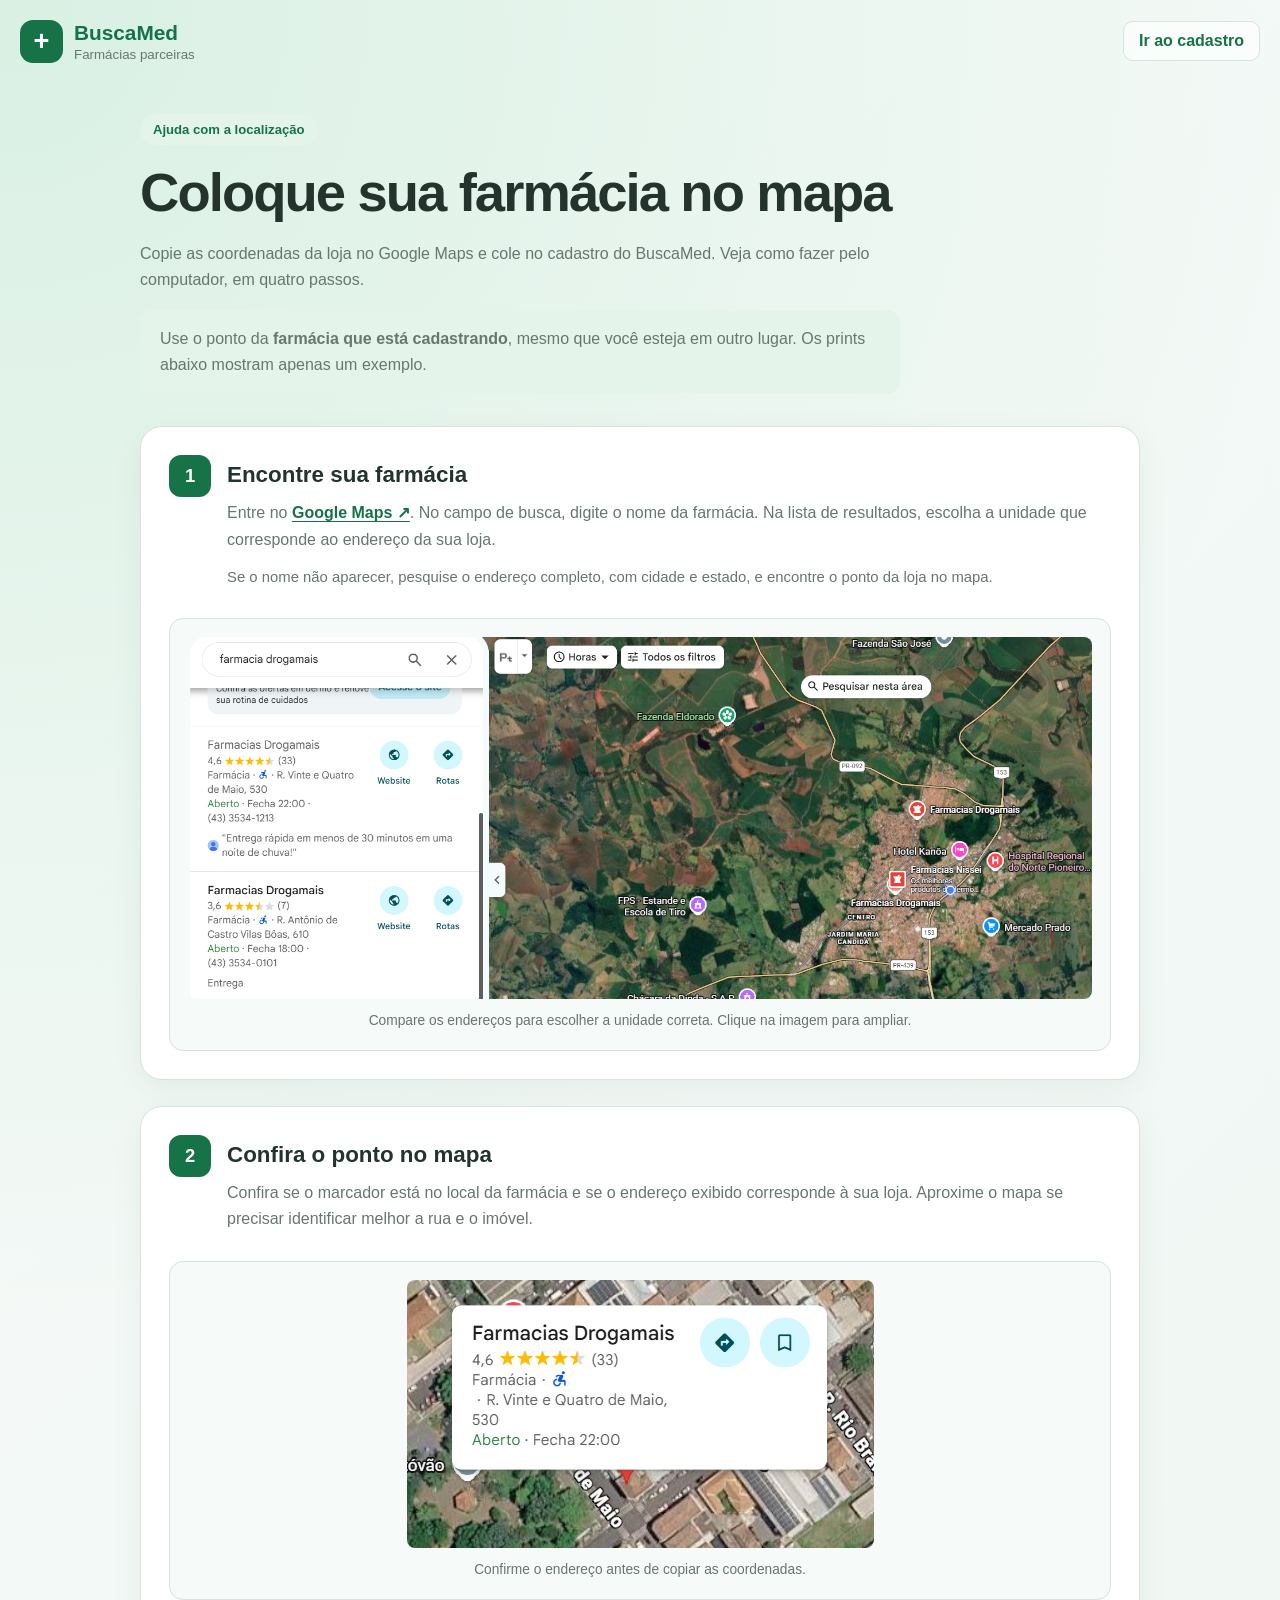
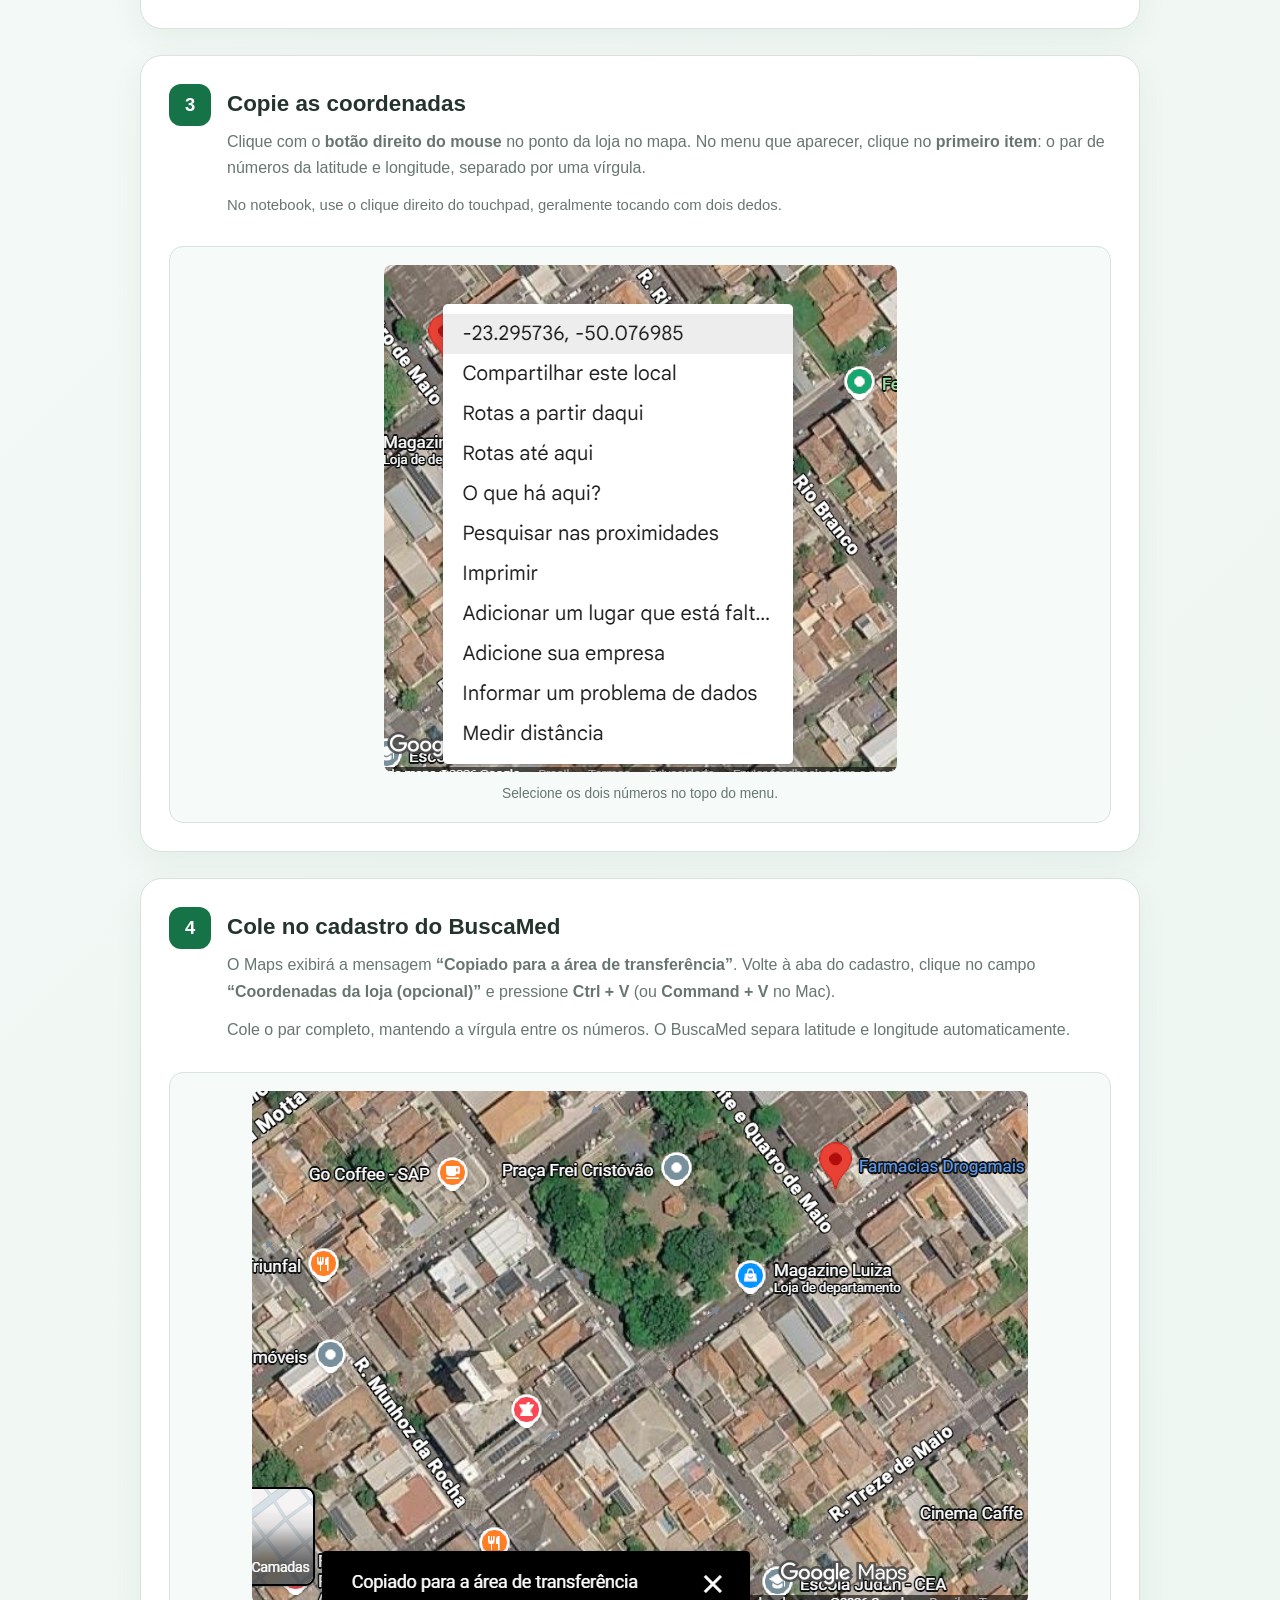
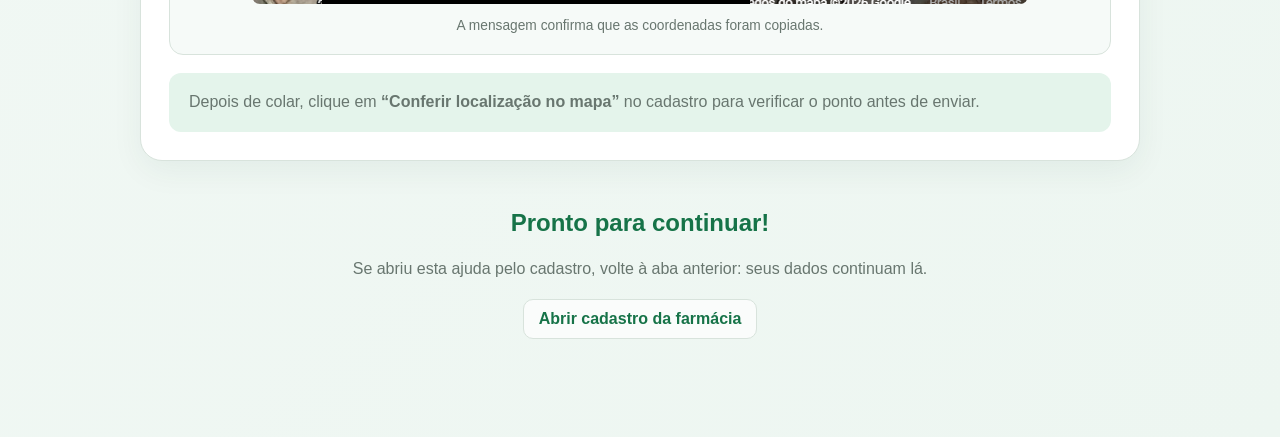
<file: farmacia/localizacao-manual.html>
<!DOCTYPE html>
<html lang="pt-BR">
<head>
    <meta charset="UTF-8">
    <meta name="viewport" content="width=device-width, initial-scale=1.0">
    <title>Como inserir a localização da farmácia | BuscaMed</title>
    <link rel="stylesheet" href="cadastro.css">
    <link rel="stylesheet" href="localizacao-manual.css">
</head>
<body>
    <header class="topo">
        <a href="../index.html" class="marca"><span class="marca-icone">+</span><span class="marca-texto"><strong>BuscaMed</strong><small>Farmácias parceiras</small></span></a>
        <a href="cadastro.html" class="link-login">Ir ao cadastro</a>
    </header>
    <main class="tutorial">
        <section class="introducao">
            <span class="etiqueta">Ajuda com a localização</span>
            <h1>Coloque sua farmácia no mapa</h1>
            <p>Copie as coordenadas da loja no Google Maps e cole no cadastro do BuscaMed. Veja como fazer pelo computador, em quatro passos.</p>
            <p class="aviso">Use o ponto da <strong>farmácia que está cadastrando</strong>, mesmo que você esteja em outro lugar. Os prints abaixo mostram apenas um exemplo.</p>
        </section>
        <ol class="etapas">
            <li>
                <article class="etapa">
                    <div class="texto-etapa"><span class="numero">1</span><div><h2>Encontre sua farmácia</h2><p>Entre no <a href="https://www.google.com/maps/" target="_blank" rel="noopener noreferrer">Google Maps ↗</a>. No campo de busca, digite o nome da farmácia. Na lista de resultados, escolha a unidade que corresponde ao endereço da sua loja.</p><p class="dica">Se o nome não aparecer, pesquise o endereço completo, com cidade e estado, e encontre o ponto da loja no mapa.</p></div></div>
                    <figure><a href="imagens/localizacao-passo-1.png" target="_blank" rel="noopener noreferrer" aria-label="Ampliar imagem do passo 1"><img src="imagens/localizacao-passo-1.png" width="1575" height="632" alt="Busca por farmácia no Google Maps com uma lista de unidades e seus endereços."></a><figcaption>Compare os endereços para escolher a unidade correta. Clique na imagem para ampliar.</figcaption></figure>
                </article>
            </li>
            <li>
                <article class="etapa">
                    <div class="texto-etapa"><span class="numero">2</span><div><h2>Confira o ponto no mapa</h2><p>Confira se o marcador está no local da farmácia e se o endereço exibido corresponde à sua loja. Aproxime o mapa se precisar identificar melhor a rua e o imóvel.</p></div></div>
                    <figure><a href="imagens/localizacao-passo-2.png" target="_blank" rel="noopener noreferrer" aria-label="Ampliar imagem do passo 2"><img src="imagens/localizacao-passo-2.png" width="467" height="268" loading="lazy" alt="Marcador da farmácia com um cartão mostrando nome e endereço."></a><figcaption>Confirme o endereço antes de copiar as coordenadas.</figcaption></figure>
                </article>
            </li>
            <li>
                <article class="etapa">
                    <div class="texto-etapa"><span class="numero">3</span><div><h2>Copie as coordenadas</h2><p>Clique com o <strong>botão direito do mouse</strong> no ponto da loja no mapa. No menu que aparecer, clique no <strong>primeiro item</strong>: o par de números da latitude e longitude, separado por uma vírgula.</p><p class="dica">No notebook, use o clique direito do touchpad, geralmente tocando com dois dedos.</p></div></div>
                    <figure><a href="imagens/localizacao-passo-3.png" target="_blank" rel="noopener noreferrer" aria-label="Ampliar imagem do passo 3"><img src="imagens/localizacao-passo-3.png" width="513" height="507" loading="lazy" alt="Menu do Google Maps com as coordenadas -23.295736, -50.076985 no primeiro item."></a><figcaption>Selecione os dois números no topo do menu.</figcaption></figure>
                </article>
            </li>
            <li>
                <article class="etapa">
                    <div class="texto-etapa"><span class="numero">4</span><div><h2>Cole no cadastro do BuscaMed</h2><p>O Maps exibirá a mensagem <strong>“Copiado para a área de transferência”</strong>. Volte à aba do cadastro, clique no campo <strong>“Coordenadas da loja (opcional)”</strong> e pressione <strong>Ctrl + V</strong> (ou <strong>Command + V</strong> no Mac).</p><p>Cole o par completo, mantendo a vírgula entre os números. O BuscaMed separa latitude e longitude automaticamente.</p></div></div>
                    <figure><a href="imagens/localizacao-passo-4.png" target="_blank" rel="noopener noreferrer" aria-label="Ampliar imagem do passo 4"><img src="imagens/localizacao-passo-4.png" width="776" height="545" loading="lazy" alt="Mapa da farmácia com a mensagem Copiado para a área de transferência."></a><figcaption>A mensagem confirma que as coordenadas foram copiadas.</figcaption></figure>
                    <p class="conferencia">Depois de colar, clique em <strong>“Conferir localização no mapa”</strong> no cadastro para verificar o ponto antes de enviar.</p>
                </article>
            </li>
        </ol>
        <footer class="fim-tutorial"><h2>Pronto para continuar!</h2><p>Se abriu esta ajuda pelo cadastro, volte à aba anterior: seus dados continuam lá.</p><a class="link-login" href="cadastro.html">Abrir cadastro da farmácia</a></footer>
    </main>
</body>
</html>
</file>
<file: farmacia/cadastro.css>
* {
    box-sizing: border-box;
}

:root {
    --verde-principal: #167348;
    --verde-escuro: #0e5635;
    --verde-claro: #e4f4eb;
    --texto: #24342d;
    --texto-suave: #68766f;
    --branco: #ffffff;
    --borda: #d8e3dc;
    --erro: #b42318;
    --erro-fundo: #fee4e2;
    --sucesso: #11613b;
    --sucesso-fundo: #dff4e8;
    --sombra: 0 24px 65px rgba(22, 72, 47, 0.14);
}

body {
    min-height: 100vh;
    margin: 0;
    color: var(--texto);
    background:
        radial-gradient(
            circle at top left,
            #d9f0e3,
            transparent 34%
        ),
        linear-gradient(
            135deg,
            #f6faf8,
            #edf6f1
        );
    font-family: Arial, Helvetica, sans-serif;
}

button,
input,
select {
    font: inherit;
}

.topo {
    width: min(1240px, calc(100% - 40px));
    min-height: 82px;
    margin: 0 auto;
    display: flex;
    align-items: center;
    justify-content: space-between;
    gap: 20px;
}

.marca {
    display: inline-flex;
    align-items: center;
    gap: 11px;
    color: inherit;
    text-decoration: none;
}

.marca-icone {
    width: 43px;
    height: 43px;
    display: grid;
    place-items: center;
    color: white;
    background: var(--verde-principal);
    border-radius: 13px;
    font-size: 1.7rem;
    font-weight: 900;
}

.marca-texto strong,
.marca-texto small {
    display: block;
}

.marca-texto strong {
    color: var(--verde-principal);
    font-size: 1.3rem;
}

.marca-texto small {
    margin-top: 2px;
    color: var(--texto-suave);
}

.link-login {
    padding: 10px 15px;
    color: var(--verde-principal);
    background: rgba(255, 255, 255, 0.7);
    border: 1px solid var(--borda);
    border-radius: 10px;
    text-decoration: none;
    font-weight: 700;
}

.pagina-cadastro {
    width: min(1240px, calc(100% - 40px));
    margin: 20px auto 70px;
    display: grid;
    grid-template-columns:
        minmax(0, 0.85fr)
        minmax(520px, 1.15fr);
    align-items: start;
    gap: 55px;
}

.apresentacao {
    position: sticky;
    top: 30px;
    padding: 55px 8px 30px;
}

.etiqueta {
    display: inline-block;
    padding: 8px 13px;
    color: var(--verde-principal);
    background: var(--verde-claro);
    border-radius: 999px;
    font-size: 0.82rem;
    font-weight: 800;
}

.apresentacao h1 {
    max-width: 570px;
    margin: 20px 0 18px;
    font-size: clamp(2.25rem, 5vw, 4.15rem);
    line-height: 1.04;
    letter-spacing: -0.045em;
}

.apresentacao > p {
    max-width: 580px;
    margin: 0;
    color: var(--texto-suave);
    font-size: 1.05rem;
    line-height: 1.7;
}

.passos {
    display: grid;
    gap: 17px;
    margin-top: 38px;
}

.passo {
    display: flex;
    align-items: flex-start;
    gap: 14px;
}

.passo > span {
    width: 38px;
    height: 38px;
    flex: 0 0 38px;
    display: grid;
    place-items: center;
    color: white;
    background: var(--verde-principal);
    border-radius: 11px;
    font-weight: 800;
}

.passo strong {
    display: block;
    margin: 1px 0 5px;
}

.passo p {
    margin: 0;
    color: var(--texto-suave);
    line-height: 1.5;
}

.cartao-cadastro {
    padding: 37px;
    background: rgba(255, 255, 255, 0.96);
    border: 1px solid rgba(22, 115, 72, 0.12);
    border-radius: 24px;
    box-shadow: var(--sombra);
}

.cabecalho-formulario {
    margin-bottom: 29px;
}

.subtitulo {
    margin: 0 0 7px;
    color: var(--verde-principal);
    font-size: 0.78rem;
    font-weight: 800;
    letter-spacing: 0.09em;
    text-transform: uppercase;
}

.cabecalho-formulario h2 {
    margin: 0;
    font-size: 1.8rem;
}

.cabecalho-formulario > p:last-child {
    margin: 9px 0 0;
    color: var(--texto-suave);
}

.cabecalho-formulario span,
.campo label span {
    color: var(--erro);
}

fieldset {
    min-width: 0;
    margin: 0 0 29px;
    padding: 0;
    border: 0;
}

legend {
    width: 100%;
    margin-bottom: 18px;
    padding-bottom: 10px;
    border-bottom: 1px solid var(--borda);
    font-weight: 800;
}

.grade-campos {
    display: grid;
    grid-template-columns: repeat(2, minmax(0, 1fr));
    gap: 18px;
}

.campo-largo {
    grid-column: 1 / -1;
}

.campo label {
    display: block;
    margin-bottom: 8px;
    font-size: 0.91rem;
    font-weight: 700;
}

.campo input,
.campo select {
    width: 100%;
    min-height: 50px;
    padding: 0 14px;
    color: var(--texto);
    background: white;
    border: 1px solid #cbd8d0;
    border-radius: 11px;
    outline: none;
}

.campo input:focus,
.campo select:focus {
    border-color: var(--verde-principal);
    box-shadow: 0 0 0 4px rgba(22, 115, 72, 0.12);
}

.campo input.invalido,
.campo select.invalido {
    border-color: var(--erro);
}

.campo-senha {
    position: relative;
}

.campo-senha input {
    padding-right: 85px;
}

.botao-senha {
    position: absolute;
    top: 50%;
    right: 10px;
    padding: 7px;
    color: var(--verde-principal);
    background: transparent;
    border: 0;
    cursor: pointer;
    transform: translateY(-50%);
    font-size: 0.8rem;
    font-weight: 800;
}

.erro-campo {
    display: block;
    min-height: 17px;
    margin-top: 6px;
    color: var(--erro);
    font-size: 0.78rem;
}

.termos {
    display: flex;
    align-items: flex-start;
    gap: 10px;
    color: var(--texto-suave);
    cursor: pointer;
    font-size: 0.9rem;
    line-height: 1.5;
}

.termos input {
    width: 18px;
    height: 18px;
    margin-top: 2px;
    accent-color: var(--verde-principal);
}

.mensagem-formulario {
    display: none;
    margin-top: 18px;
    padding: 14px 15px;
    border-radius: 11px;
    line-height: 1.5;
    font-weight: 700;
}

.mensagem-formulario.erro {
    display: block;
    color: var(--erro);
    background: var(--erro-fundo);
}

.mensagem-formulario.sucesso {
    display: block;
    color: var(--sucesso);
    background: var(--sucesso-fundo);
}

#botao-cadastrar {
    width: 100%;
    min-height: 53px;
    margin-top: 18px;
    color: white;
    background: var(--verde-principal);
    border: 0;
    border-radius: 12px;
    cursor: pointer;
    font-weight: 800;
}

#botao-cadastrar:hover {
    background: var(--verde-escuro);
}

#botao-cadastrar:disabled {
    cursor: not-allowed;
    opacity: 0.7;
}

.rodape-formulario {
    margin: 22px 0 0;
    color: var(--texto-suave);
    text-align: center;
    font-size: 0.9rem;
}

.rodape-formulario a {
    color: var(--verde-principal);
    font-weight: 800;
}

@media (max-width: 980px) {
    .pagina-cadastro {
        grid-template-columns: 1fr;
        gap: 25px;
    }

    .apresentacao {
        position: static;
        padding: 25px 0 10px;
    }

    .passos {
        grid-template-columns: repeat(3, 1fr);
    }
}

@media (max-width: 700px) {
    .pagina-cadastro,
    .topo {
        width: calc(100% - 28px);
    }

    .marca-texto small {
        display: none;
    }

    .passos {
        grid-template-columns: 1fr;
    }

    .cartao-cadastro {
        padding: 27px 20px;
    }

    .grade-campos {
        grid-template-columns: 1fr;
    }

    .campo-largo {
        grid-column: auto;
    }

    .apresentacao h1 {
        font-size: 2.35rem;
    }
}
</file>
<file: farmacia/localizacao-manual.css>
.tutorial { width: min(1000px, calc(100% - 40px)); margin: 32px auto 70px; }
.introducao { max-width: 760px; margin-bottom: 32px; }
.introducao h1 { margin: 18px 0; font-size: clamp(2rem, 5vw, 3.4rem); line-height: 1.1; letter-spacing: -.035em; }
.tutorial p { line-height: 1.65; color: var(--texto-suave); }
.tutorial a { color: var(--verde-principal); font-weight: 700; text-underline-offset: 3px; }
.aviso, .conferencia { padding: 16px 20px; background: var(--verde-claro); border-radius: 12px; }
.etapas { list-style: none; padding: 0; margin: 0; display: grid; gap: 26px; }
.etapa { padding: 28px; background: var(--branco); border: 1px solid var(--borda); border-radius: 22px; box-shadow: 0 10px 32px rgba(22, 72, 47, .06); }
.texto-etapa { display: flex; align-items: flex-start; gap: 16px; }
.numero { flex: 0 0 42px; height: 42px; display: grid; place-items: center; background: var(--verde-principal); color: white; border-radius: 12px; font-weight: 800; font-size: 1.15rem; }
.etapa h2 { margin: 7px 0 12px; font-size: 1.4rem; }
.etapa p { margin: 0 0 12px; }
.etapa .dica { font-size: .93rem; }
figure { margin: 16px 0 0; padding: 18px; background: #f6faf8; border: 1px solid var(--borda); border-radius: 14px; text-align: center; }
figure img { display: block; max-width: 100%; width: auto; height: auto; margin: auto; border-radius: 8px; }
figcaption { margin-top: 12px; color: var(--texto-suave); font-size: .86rem; line-height: 1.5; }
.etapa .conferencia { margin: 18px 0 0; }
.fim-tutorial { text-align: center; padding: 28px 12px; }
.fim-tutorial h2 { color: var(--verde-principal); }
.fim-tutorial .link-login { display: inline-block; }
a:focus-visible { outline: 3px solid var(--verde-principal); outline-offset: 4px; }
@media (max-width: 600px) {
    .tutorial { width: calc(100% - 28px); margin-top: 24px; }
    .etapa { padding: 20px 16px; }
    .texto-etapa { gap: 12px; }
    .numero { flex-basis: 34px; height: 34px; border-radius: 10px; }
    .etapa h2 { margin-top: 4px; font-size: 1.2rem; }
    figure { padding: 8px; }
    .topo { gap: 10px; }
    .link-login { font-size: .85rem; padding: 10px; }
}
</file>
